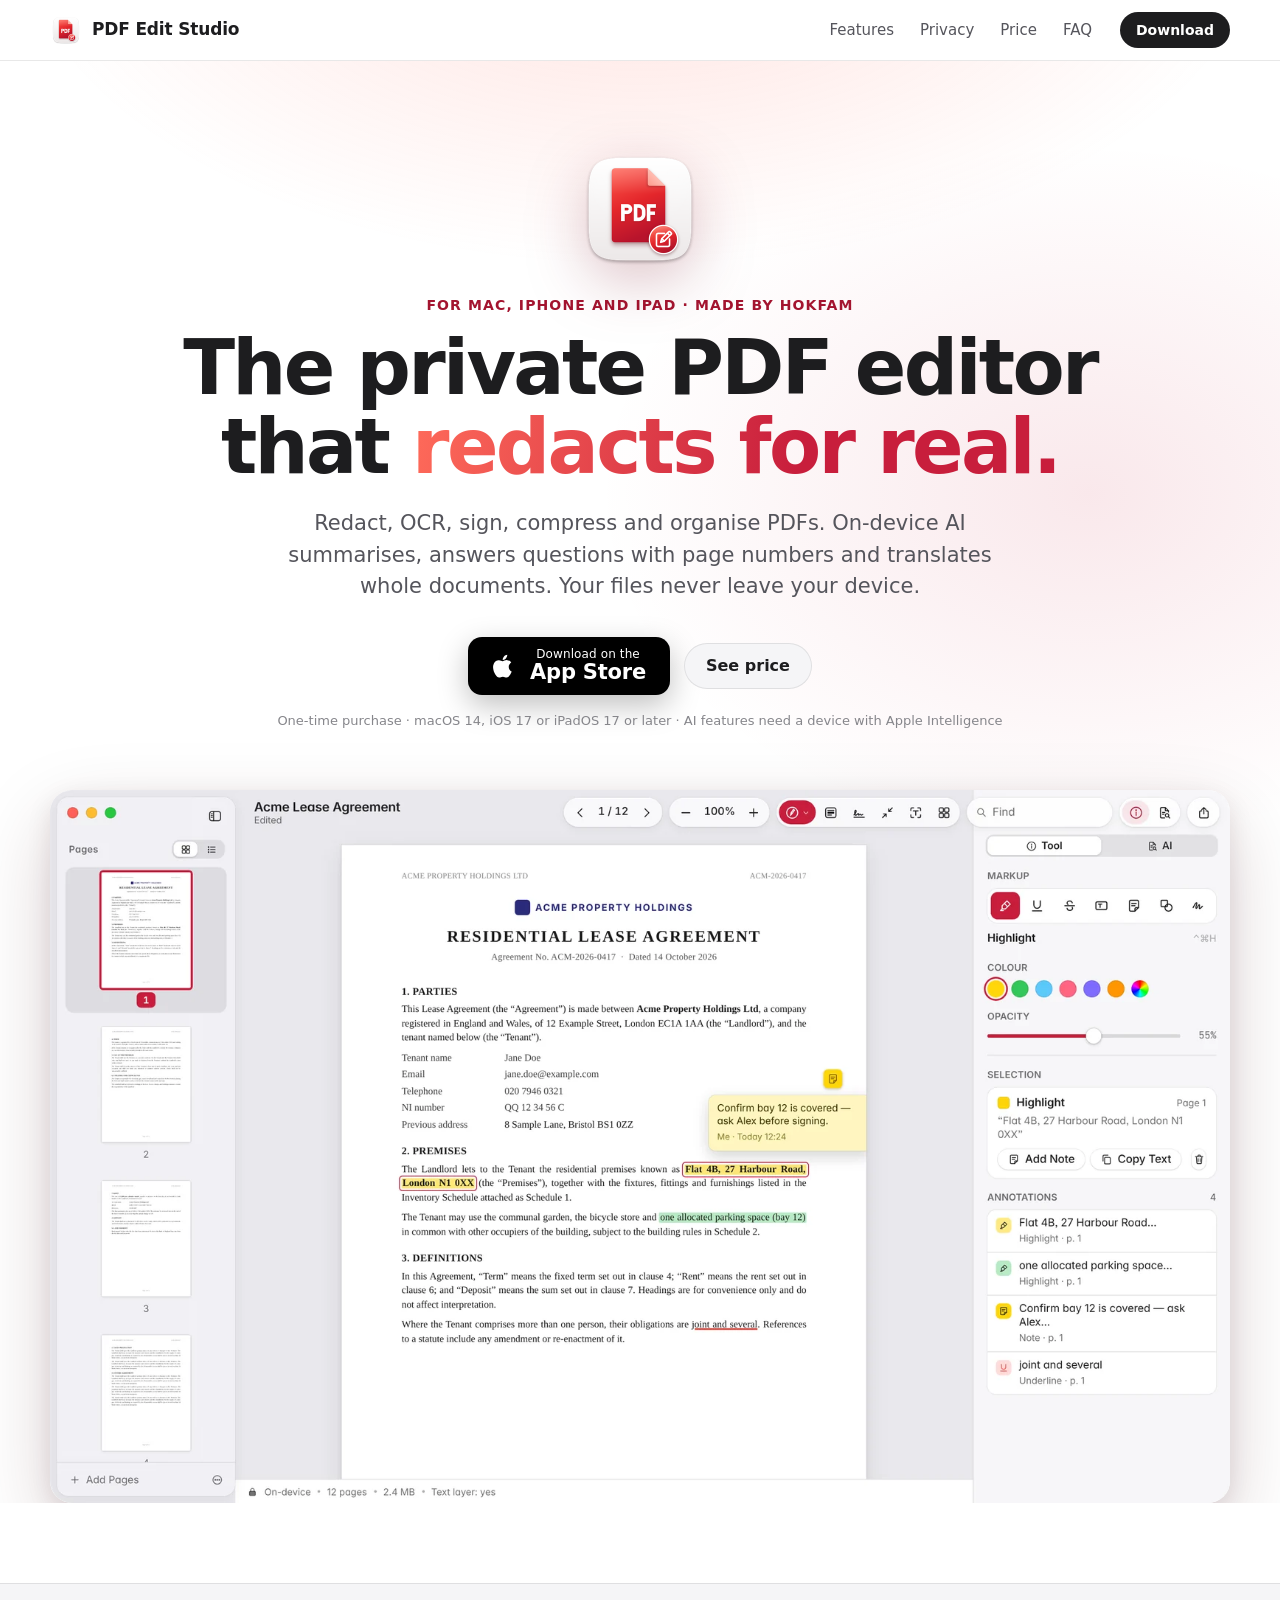
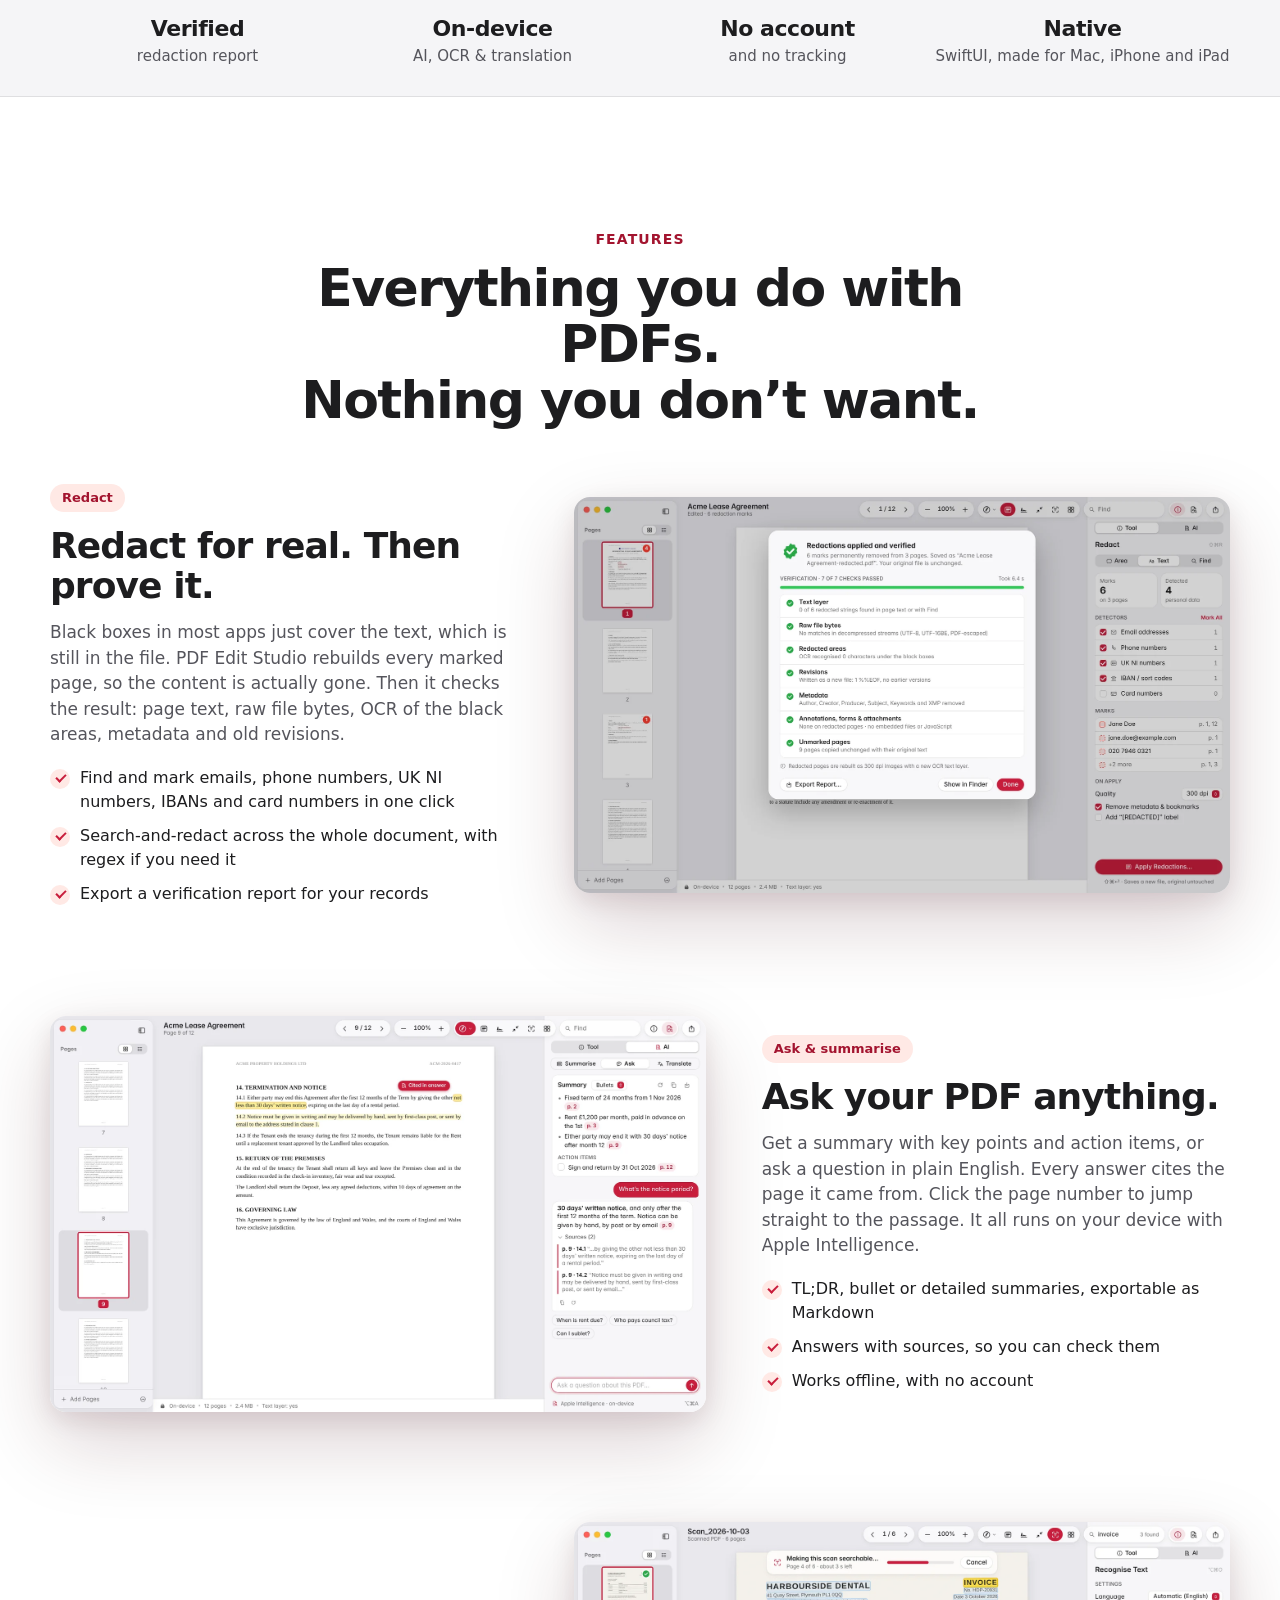
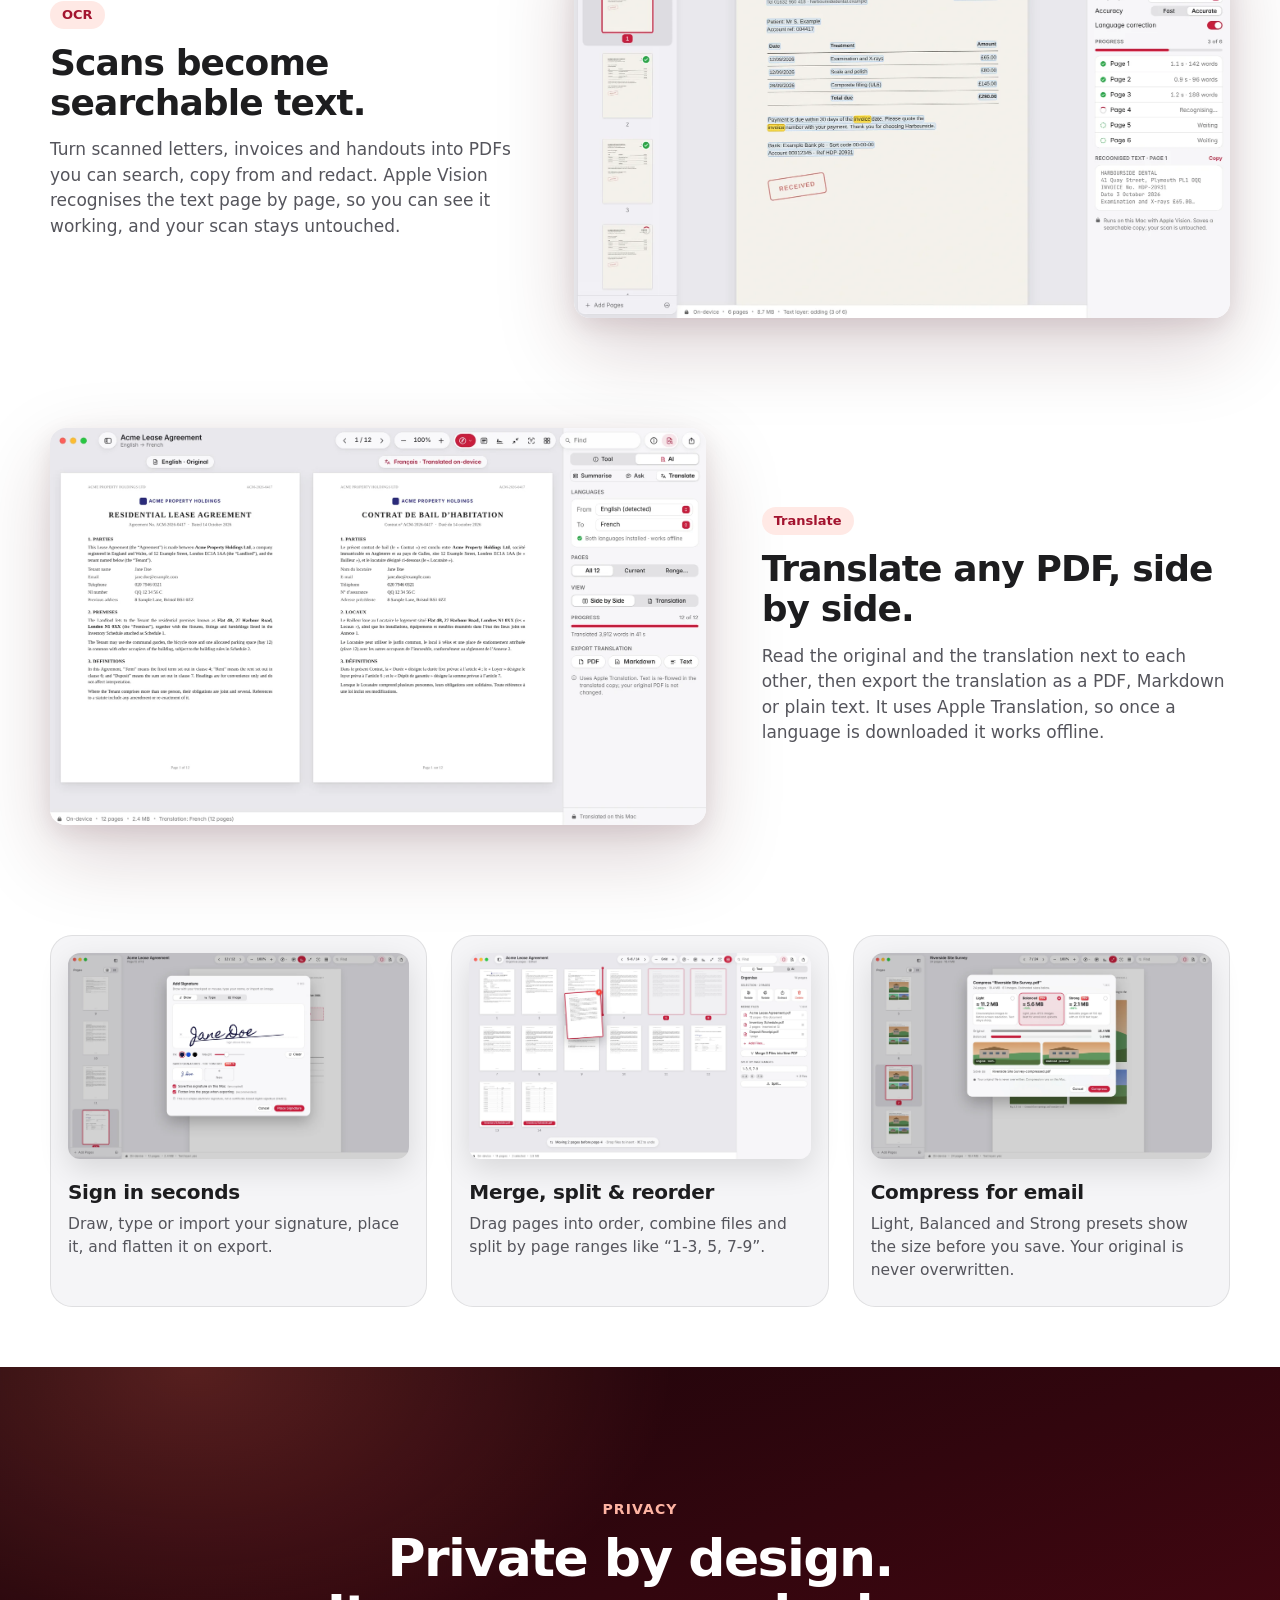
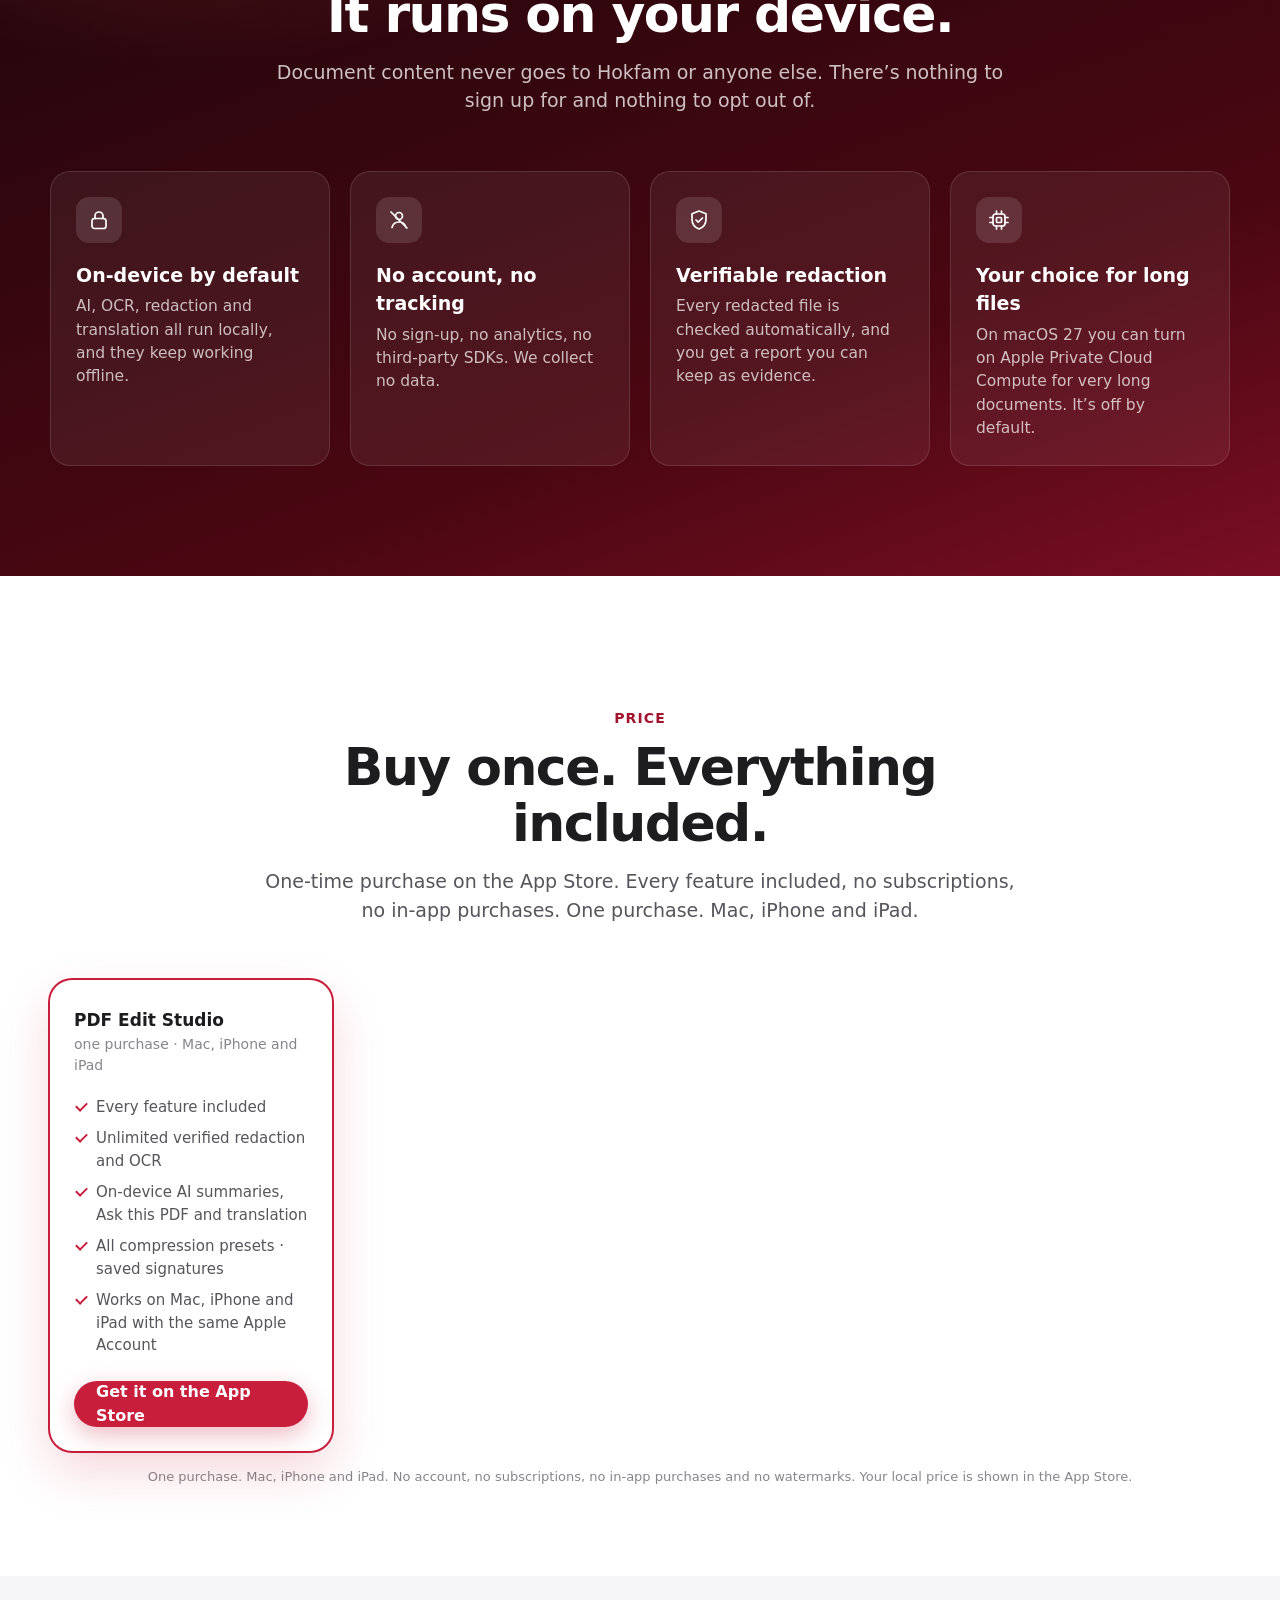
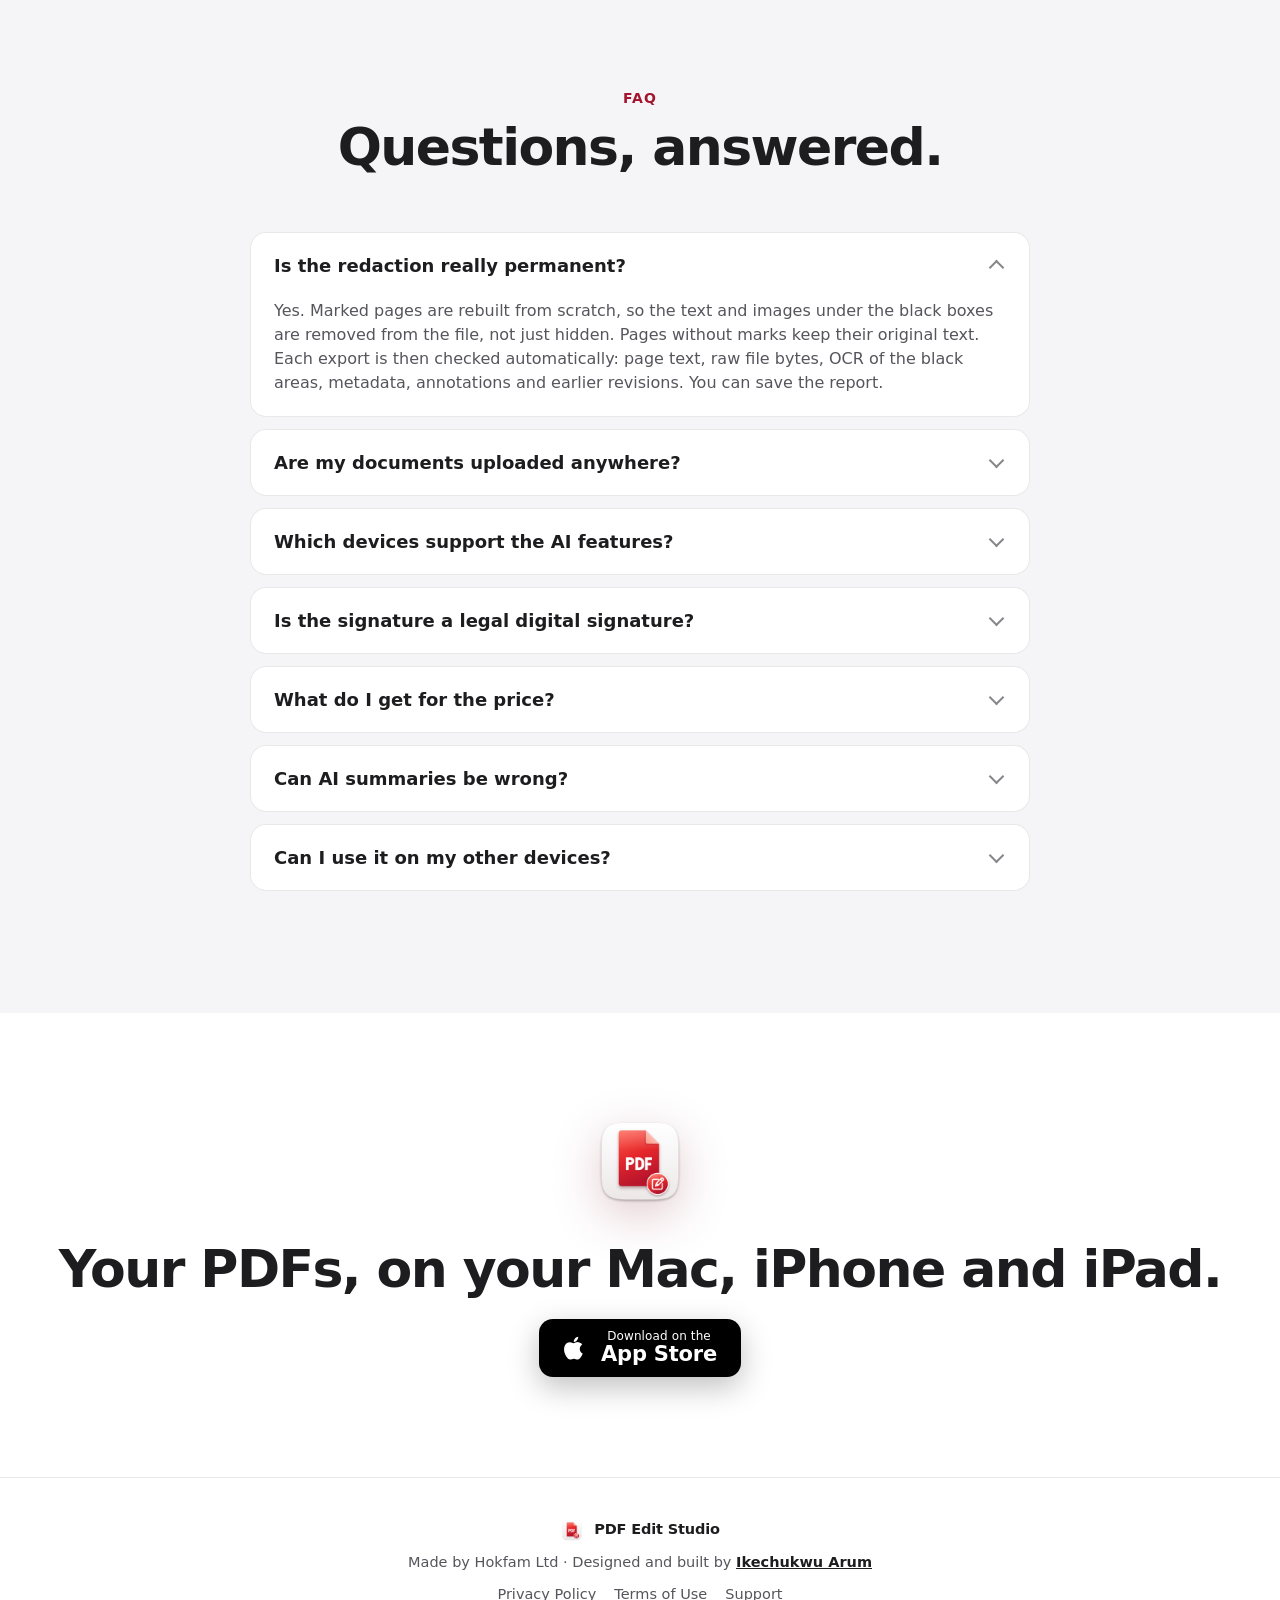
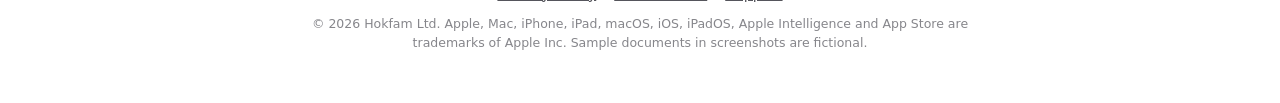
<file: index.html>
<!doctype html>
<html lang="en">
<head>
<meta charset="utf-8">
<meta name="viewport" content="width=device-width, initial-scale=1">
<title>PDF Edit Studio: the private PDF editor for Mac, iPhone and iPad that redacts for real</title>
<link rel="canonical" href="https://pdf-edit-studio.github.io/pdfeditor/">
<meta name="description" content="Redact, OCR, sign, compress, merge and organise PDFs on your Mac, iPhone and iPad. On-device AI summarises, answers questions with page numbers and translates. No account. No tracking. Made by Hokfam Ltd.">
<meta name="theme-color" content="#C81E3C">
<meta property="og:type" content="website">
<meta property="og:url" content="https://pdf-edit-studio.github.io/pdfeditor/">
<meta property="og:site_name" content="PDF Edit Studio">
<meta property="og:title" content="PDF Edit Studio: the private PDF editor that redacts for real">
<meta property="og:description" content="Verified redaction, OCR, signatures, compression and on-device AI for Mac, iPhone and iPad. Your PDFs never leave your device.">
<meta property="og:image" content="https://pdf-edit-studio.github.io/pdfeditor/assets/og-image.png">
<meta property="og:image:width" content="1200"><meta property="og:image:height" content="630">
<meta name="twitter:card" content="summary_large_image">
<meta name="twitter:title" content="PDF Edit Studio: the private PDF editor that redacts for real">
<meta name="twitter:description" content="Verified redaction, OCR, signatures, compression and on-device AI for Mac, iPhone and iPad.">
<meta name="twitter:image" content="https://pdf-edit-studio.github.io/pdfeditor/assets/og-image.png">
<link rel="icon" type="image/png" sizes="32x32" href="assets/icon-32.png">
<link rel="icon" type="image/png" sizes="64x64" href="assets/icon-64.png">
<link rel="apple-touch-icon" href="assets/icon-180.png">
<link rel="stylesheet" href="styles.css">
<script type="application/ld+json">{"@context":"https://schema.org","@type":"SoftwareApplication","name":"PDF Edit Studio","url":"https://pdf-edit-studio.github.io/pdfeditor/","operatingSystem":"macOS 14, iOS 17, iPadOS 17 or later","applicationCategory":"BusinessApplication","offers":{"@type":"Offer","name":"One-time purchase (Mac, iPhone and iPad)"},"publisher":{"@type":"Organization","name":"Hokfam Ltd"}}</script>
</head>
<body>
<a class="skip" href="#main">Skip to content</a>
<header class="nav">
  <div class="wrap nav-in">
    <a class="brand" href="#top"><img src="assets/icon-64.png" alt="" width="32" height="32"><span>PDF Edit Studio</span></a>
    <nav aria-label="Primary"><a href="#features">Features</a><a href="#privacy">Privacy</a><a href="#pricing">Price</a><a href="#faq">FAQ</a></nav>
    <a class="btn btn-sm btn-dark" href="#">Download</a>
  </div>
</header>

<main id="main">
<section class="hero" id="top">
  <div class="wrap hero-in">
    <img class="hero-icon" src="assets/icon-256.png" alt="PDF Edit Studio app icon" width="128" height="128">
    <p class="eyebrow">For Mac, iPhone and iPad · Made by Hokfam</p>
    <h1>The private PDF editor<br>that <span class="grad">redacts for real.</span></h1>
    <p class="lead">Redact, OCR, sign, compress and organise PDFs. On-device AI summarises, answers questions with page numbers and translates whole documents. Your files never leave your device.</p>
    <div class="cta-row">
      <!-- Replace with Apple's official "Download on the App Store" badge (Apple Marketing Resources) before launch -->
      <a class="appstore" href="#" aria-label="Download on the App Store">
        <svg viewBox="0 0 24 24" aria-hidden="true"><path d="M16.6 12.6c0-2.3 1.9-3.4 2-3.5-1.1-1.6-2.8-1.8-3.4-1.8-1.4-.1-2.8.9-3.5.9-.7 0-1.9-.9-3.1-.8-1.6 0-3 .9-3.8 2.3-1.6 2.8-.4 7 1.2 9.2.8 1.1 1.7 2.3 2.9 2.3 1.1 0 1.6-.7 3-.7s1.8.7 3 .7 2-1.1 2.8-2.2c.9-1.3 1.2-2.5 1.3-2.6-.1 0-2.4-.9-2.4-3.8zM14.4 5.8c.6-.8 1.1-1.8 1-2.8-.9 0-2 .6-2.6 1.4-.6.7-1.1 1.7-1 2.7 1 .1 2-.5 2.6-1.3z"/></svg>
        <span><small>Download on the</small>App Store</span>
      </a>
      <a class="btn btn-ghost" href="#pricing">See price</a>
    </div>
    <p class="fine">One-time purchase · macOS 14, iOS 17 or iPadOS 17 or later · AI features need a device with Apple Intelligence</p>
  </div>
  <div class="wrap shot-hero">
    <picture>
      <source srcset="assets/01-main-editor-dark.webp" media="(prefers-color-scheme: dark)">
      <img src="assets/01-main-editor-light.webp" alt="PDF Edit Studio editor window showing a lease agreement with page thumbnails, highlights and the markup inspector" width="1600" height="967">
    </picture>
  </div>
</section>

<section class="strip" aria-label="Highlights">
  <div class="wrap strip-in">
    <div><strong>Verified</strong><span>redaction report</span></div>
    <div><strong>On-device</strong><span>AI, OCR &amp; translation</span></div>
    <div><strong>No account</strong><span>and no tracking</span></div>
    <div><strong>Native</strong><span>SwiftUI, made for Mac, iPhone and iPad</span></div>
  </div>
</section>

<section id="features" class="features">
  <div class="wrap">
    <div class="sec-head"><p class="eyebrow">Features</p><h2>Everything you do with PDFs.<br>Nothing you don’t want.</h2></div>

    <article class="feat">
      <div class="feat-copy">
        <span class="tag">Redact</span>
        <h3>Redact for real. Then prove it.</h3>
        <p>Black boxes in most apps just cover the text, which is still in the file. PDF Edit Studio rebuilds every marked page, so the content is actually gone. Then it checks the result: page text, raw file bytes, OCR of the black areas, metadata and old revisions.</p>
        <ul class="ticks"><li>Find and mark emails, phone numbers, UK NI numbers, IBANs and card numbers in one click</li><li>Search-and-redact across the whole document, with regex if you need it</li><li>Export a verification report for your records</li></ul>
      </div>
      <figure class="feat-shot"><picture><source srcset="assets/02-redaction-dark.webp" media="(prefers-color-scheme: dark)"><img src="assets/02-redaction-light.webp" alt="Redaction verified sheet listing seven passed checks" loading="lazy" width="1600" height="967"></picture></figure>
    </article>

    <article class="feat rev">
      <div class="feat-copy">
        <span class="tag">Ask &amp; summarise</span>
        <h3>Ask your PDF anything.</h3>
        <p>Get a summary with key points and action items, or ask a question in plain English. Every answer cites the page it came from. Click the page number to jump straight to the passage. It all runs on your device with Apple Intelligence.</p>
        <ul class="ticks"><li>TL;DR, bullet or detailed summaries, exportable as Markdown</li><li>Answers with sources, so you can check them</li><li>Works offline, with no account</li></ul>
      </div>
      <figure class="feat-shot"><picture><source srcset="assets/03-ai-panel-dark.webp" media="(prefers-color-scheme: dark)"><img src="assets/03-ai-panel-light.webp" alt="AI panel with a summary and an answer citing page 9" loading="lazy" width="1600" height="967"></picture></figure>
    </article>

    <article class="feat">
      <div class="feat-copy">
        <span class="tag">OCR</span>
        <h3>Scans become searchable text.</h3>
        <p>Turn scanned letters, invoices and handouts into PDFs you can search, copy from and redact. Apple Vision recognises the text page by page, so you can see it working, and your scan stays untouched.</p>
      </div>
      <figure class="feat-shot"><picture><source srcset="assets/05-ocr-dark.webp" media="(prefers-color-scheme: dark)"><img src="assets/05-ocr-light.webp" alt="OCR in progress on a scanned invoice with search matches highlighted" loading="lazy" width="1600" height="967"></picture></figure>
    </article>

    <article class="feat rev">
      <div class="feat-copy">
        <span class="tag">Translate</span>
        <h3>Translate any PDF, side by side.</h3>
        <p>Read the original and the translation next to each other, then export the translation as a PDF, Markdown or plain text. It uses Apple Translation, so once a language is downloaded it works offline.</p>
      </div>
      <figure class="feat-shot"><picture><source srcset="assets/04-translate-dark.webp" media="(prefers-color-scheme: dark)"><img src="assets/04-translate-light.webp" alt="English lease and its French translation side by side" loading="lazy" width="1600" height="967"></picture></figure>
    </article>

    <div class="grid3">
      <div class="card"><picture><source srcset="assets/06-sign-dark.webp" media="(prefers-color-scheme: dark)"><img src="assets/06-sign-light.webp" alt="Add Signature sheet with a drawn signature" loading="lazy"></picture><h4>Sign in seconds</h4><p>Draw, type or import your signature, place it, and flatten it on export.</p></div>
      <div class="card"><picture><source srcset="assets/07-organise-dark.webp" media="(prefers-color-scheme: dark)"><img src="assets/07-organise-light.webp" alt="Page grid with pages being reordered" loading="lazy"></picture><h4>Merge, split &amp; reorder</h4><p>Drag pages into order, combine files and split by page ranges like “1-3, 5, 7-9”.</p></div>
      <div class="card"><picture><source srcset="assets/08-compress-dark.webp" media="(prefers-color-scheme: dark)"><img src="assets/08-compress-light.webp" alt="Compress sheet with Light, Balanced and Strong presets" loading="lazy"></picture><h4>Compress for email</h4><p>Light, Balanced and Strong presets show the size before you save. Your original is never overwritten.</p></div>
    </div>
  </div>
</section>

<section id="privacy" class="privacy">
  <div class="wrap">
    <div class="sec-head"><p class="eyebrow light">Privacy</p><h2>Private by design.<br>It runs on your device.</h2>
      <p class="sub">Document content never goes to Hokfam or anyone else. There’s nothing to sign up for and nothing to opt out of.</p></div>
    <div class="pgrid">
      <div class="pcard"><div class="pi"><svg viewBox="0 0 24 24"><rect x="5" y="10.5" width="14" height="10" rx="2.5"/><path d="M8 10.5V8a4 4 0 0 1 8 0v2.5"/></svg></div><h4>On-device by default</h4><p>AI, OCR, redaction and translation all run locally, and they keep working offline.</p></div>
      <div class="pcard"><div class="pi"><svg viewBox="0 0 24 24"><circle cx="12" cy="8" r="3.5"/><path d="M5 19.5c.8-3.3 3.6-5.5 7-5.5s6.2 2.2 7 5.5M4 4l16 16"/></svg></div><h4>No account, no tracking</h4><p>No sign-up, no analytics, no third-party SDKs. We collect no data.</p></div>
      <div class="pcard"><div class="pi"><svg viewBox="0 0 24 24"><path d="M12 3 5 5.8v5.5c0 4.4 3 8.2 7 9.7 4-1.5 7-5.3 7-9.7V5.8L12 3z"/><path d="m9 12 2.2 2.2L15.5 10"/></svg></div><h4>Verifiable redaction</h4><p>Every redacted file is checked automatically, and you get a report you can keep as evidence.</p></div>
      <div class="pcard"><div class="pi"><svg viewBox="0 0 24 24"><rect x="6" y="6" width="12" height="12" rx="2.5"/><rect x="9.5" y="9.5" width="5" height="5" rx="1"/><path d="M9.5 3v3M14.5 3v3M9.5 18v3M14.5 18v3M3 9.5h3M3 14.5h3M18 9.5h3M18 14.5h3"/></svg></div><h4>Your choice for long files</h4><p>On macOS 27 you can turn on Apple Private Cloud Compute for very long documents. It’s off by default.</p></div>
    </div>
  </div>
</section>

<section id="pricing" class="pricing">
  <div class="wrap">
    <div class="sec-head"><p class="eyebrow">Price</p><h2>Buy once. Everything included.</h2><p class="sub">One-time purchase on the App Store. Every feature included, no subscriptions, no in-app purchases. One purchase. Mac, iPhone and iPad.</p></div>
    <div class="plans">
      <div class="plan best">
        <h4>PDF Edit Studio</h4>
        <!-- TODO: add the App Store price here once it is set in App Store Connect (e.g. <div class="price">…</div>). -->
        <div class="per">one purchase · Mac, iPhone and iPad</div>
        <ul><li>Every feature included</li><li>Unlimited verified redaction and OCR</li><li>On-device AI summaries, Ask this PDF and translation</li><li>All compression presets · saved signatures</li><li>Works on Mac, iPhone and iPad with the same Apple Account</li></ul>
        <!-- TODO: set href to the App Store link. -->
        <a class="btn btn-primary block" href="#">Get it on the App Store</a>
      </div>
    </div>
    <p class="fine center">One purchase. Mac, iPhone and iPad. No account, no subscriptions, no in-app purchases and no watermarks. Your local price is shown in the App Store.</p>
  </div>
</section>

<section id="faq" class="faq">
  <div class="wrap narrow">
    <div class="sec-head"><p class="eyebrow">FAQ</p><h2>Questions, answered.</h2></div>
    <details open><summary>Is the redaction really permanent?</summary><p>Yes. Marked pages are rebuilt from scratch, so the text and images under the black boxes are removed from the file, not just hidden. Pages without marks keep their original text. Each export is then checked automatically: page text, raw file bytes, OCR of the black areas, metadata, annotations and earlier revisions. You can save the report.</p></details>
    <details><summary>Are my documents uploaded anywhere?</summary><p>No. AI, OCR, redaction and translation run on your device. The app has no account and no analytics. The only optional exception is Apple Private Cloud Compute for very long documents on macOS 27. It’s off unless you turn it on, and Apple states that this data isn’t stored or accessible to Apple.</p></details>
    <details><summary>Which devices support the AI features?</summary><p>AI summaries and Ask this PDF need macOS 26 or iOS/iPadOS 26 on a device that supports Apple Intelligence, with Apple Intelligence turned on. Translation needs macOS 15 or iOS/iPadOS 18. On other devices the app shows key sentences from the document instead (no AI). Everything else, including redaction, OCR, signing, compression and organising, works on every supported Mac, iPhone and iPad.</p></details>
    <details><summary>Is the signature a legal digital signature?</summary><p>It’s a simple electronic signature: your drawn, typed or imported signature placed on the page. It isn’t a certificate-based digital signature (PAdES). For many everyday agreements a simple electronic signature is enough, but check what your document needs.</p></details>
    <details><summary>What do I get for the price?</summary><p>Everything, on Mac, iPhone and iPad. It’s a one-time purchase with every feature included, no subscriptions, no in-app purchases, no usage limits and no watermarks.</p></details>
    <details><summary>Can AI summaries be wrong?</summary><p>Yes, summaries can contain errors. That’s why every point and answer links to the page it came from, so you can check the source in one click.</p></details>
    <details><summary>Can I use it on my other devices?</summary><p>Yes. One purchase works on Mac, iPhone and iPad. Download it from the App Store on each device with the same Apple Account.</p></details>
  </div>
</section>

<section class="final">
  <div class="wrap final-in">
    <img src="assets/icon-256.png" alt="" width="96" height="96">
    <h2>Your PDFs, on your Mac, iPhone and iPad.</h2>
    <a class="appstore" href="#" aria-label="Download on the App Store"><svg viewBox="0 0 24 24" aria-hidden="true"><path d="M16.6 12.6c0-2.3 1.9-3.4 2-3.5-1.1-1.6-2.8-1.8-3.4-1.8-1.4-.1-2.8.9-3.5.9-.7 0-1.9-.9-3.1-.8-1.6 0-3 .9-3.8 2.3-1.6 2.8-.4 7 1.2 9.2.8 1.1 1.7 2.3 2.9 2.3 1.1 0 1.6-.7 3-.7s1.8.7 3 .7 2-1.1 2.8-2.2c.9-1.3 1.2-2.5 1.3-2.6-.1 0-2.4-.9-2.4-3.8zM14.4 5.8c.6-.8 1.1-1.8 1-2.8-.9 0-2 .6-2.6 1.4-.6.7-1.1 1.7-1 2.7 1 .1 2-.5 2.6-1.3z"/></svg><span><small>Download on the</small>App Store</span></a>
  </div>
</section>
</main>

<footer class="foot">
  <div class="wrap foot-in">
    <div class="brand"><img src="assets/icon-64.png" alt="" width="24" height="24"><span>PDF Edit Studio</span></div>
    <p>Made by Hokfam Ltd · Designed and built by <a href="https://ikarum.vercel.app" rel="noopener">Ikechukwu Arum</a></p>
    <p class="links"><a href="privacy.html">Privacy Policy</a><a href="https://www.apple.com/legal/internet-services/itunes/dev/stdeula/" rel="noopener">Terms of Use</a><a href="support.html">Support</a></p>
    <p class="legal">© 2026 Hokfam Ltd. Apple, Mac, iPhone, iPad, macOS, iOS, iPadOS, Apple Intelligence and App Store are trademarks of Apple Inc. Sample documents in screenshots are fictional.</p>
  </div>
</footer>
</body>
</html>
</file>
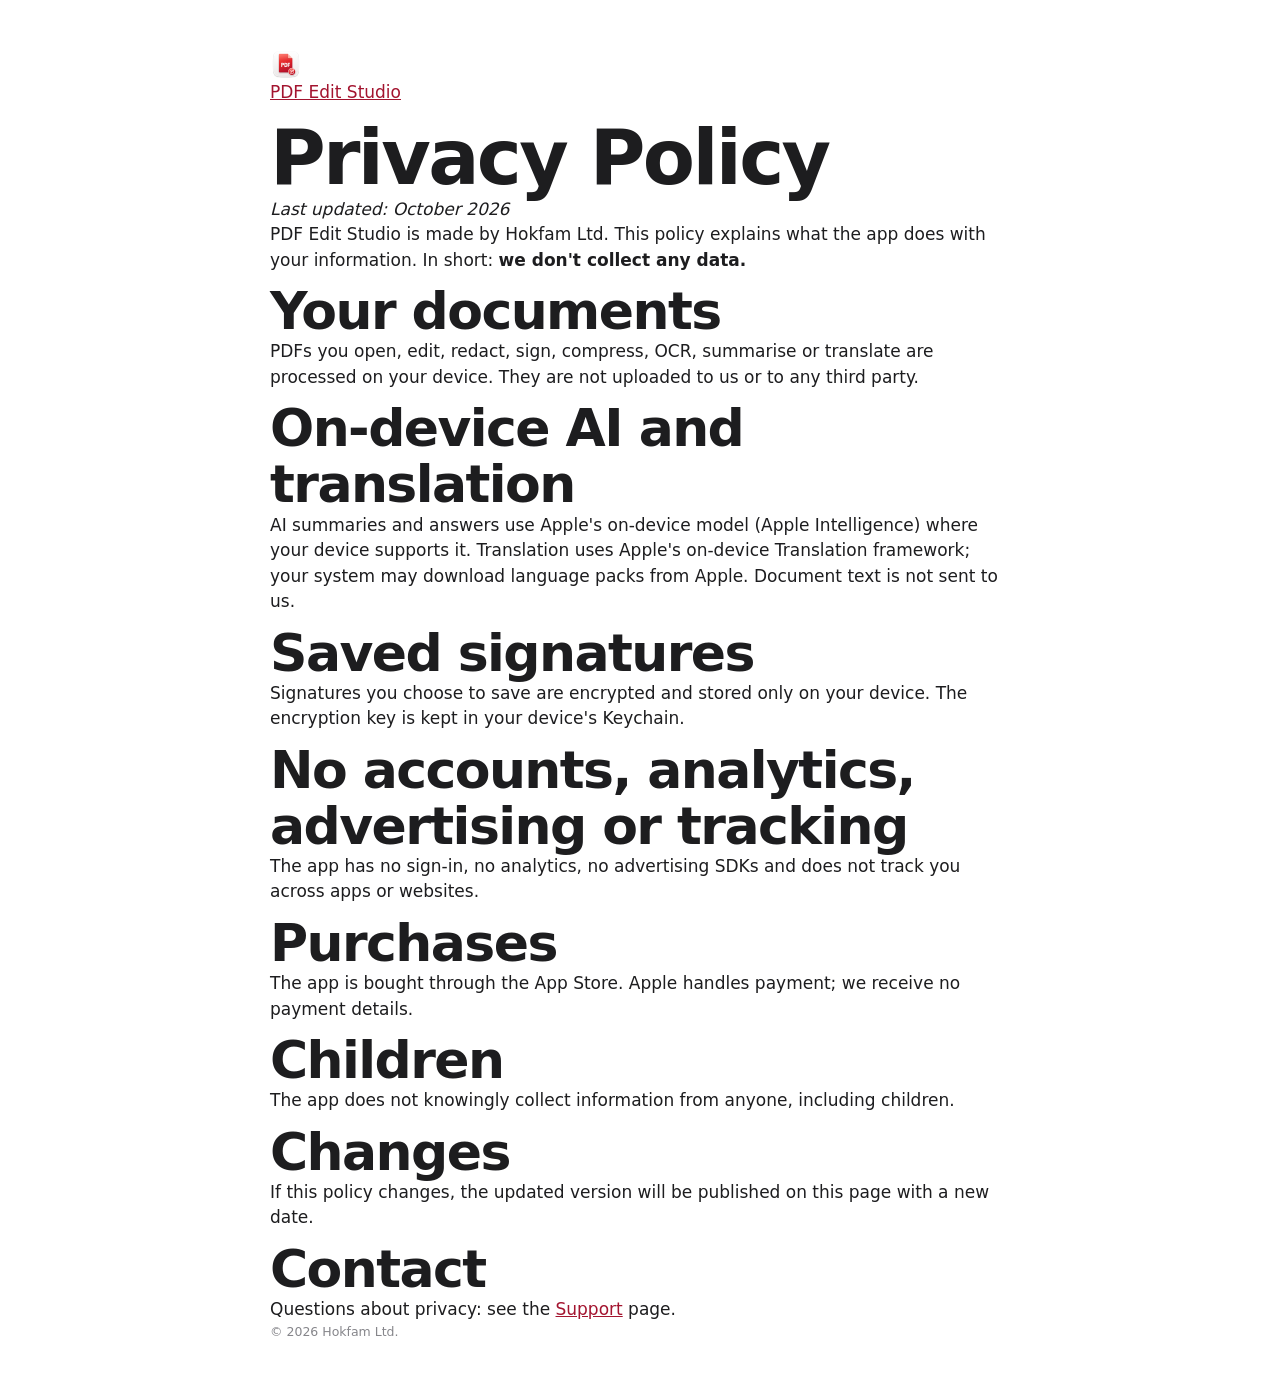
<file: privacy.html>
<!doctype html>
<html lang="en">
<head>
<meta charset="utf-8">
<meta name="viewport" content="width=device-width, initial-scale=1">
<title>Privacy Policy · PDF Edit Studio</title>
<link rel="canonical" href="https://pdf-edit-studio.github.io/pdfeditor/privacy.html">
<link rel="icon" type="image/png" sizes="32x32" href="assets/icon-32.png">
<link rel="stylesheet" href="styles.css">
</head>
<body>
<main id="main" class="wrap narrow" style="padding:48px 20px">
<p><a href="index.html"><img src="assets/icon-64.png" alt="" width="32" height="32" style="vertical-align:middle"> PDF Edit Studio</a></p>
<h1>Privacy Policy</h1>
<p><em>Last updated: October 2026</em></p>
<p>PDF Edit Studio is made by Hokfam Ltd. This policy explains what the app does with your information. In short: <strong>we don't collect any data.</strong></p>
<h2>Your documents</h2>
<p>PDFs you open, edit, redact, sign, compress, OCR, summarise or translate are processed on your device. They are not uploaded to us or to any third party.</p>
<h2>On-device AI and translation</h2>
<p>AI summaries and answers use Apple's on-device model (Apple Intelligence) where your device supports it. Translation uses Apple's on-device Translation framework; your system may download language packs from Apple. Document text is not sent to us.</p>
<h2>Saved signatures</h2>
<p>Signatures you choose to save are encrypted and stored only on your device. The encryption key is kept in your device's Keychain.</p>
<h2>No accounts, analytics, advertising or tracking</h2>
<p>The app has no sign-in, no analytics, no advertising SDKs and does not track you across apps or websites.</p>
<h2>Purchases</h2>
<p>The app is bought through the App Store. Apple handles payment; we receive no payment details.</p>
<h2>Children</h2>
<p>The app does not knowingly collect information from anyone, including children.</p>
<h2>Changes</h2>
<p>If this policy changes, the updated version will be published on this page with a new date.</p>
<h2>Contact</h2>
<p>Questions about privacy: see the <a href="support.html">Support</a> page.</p>
<p class="legal">© 2026 Hokfam Ltd.</p>
</main>
</body>
</html>
</file>
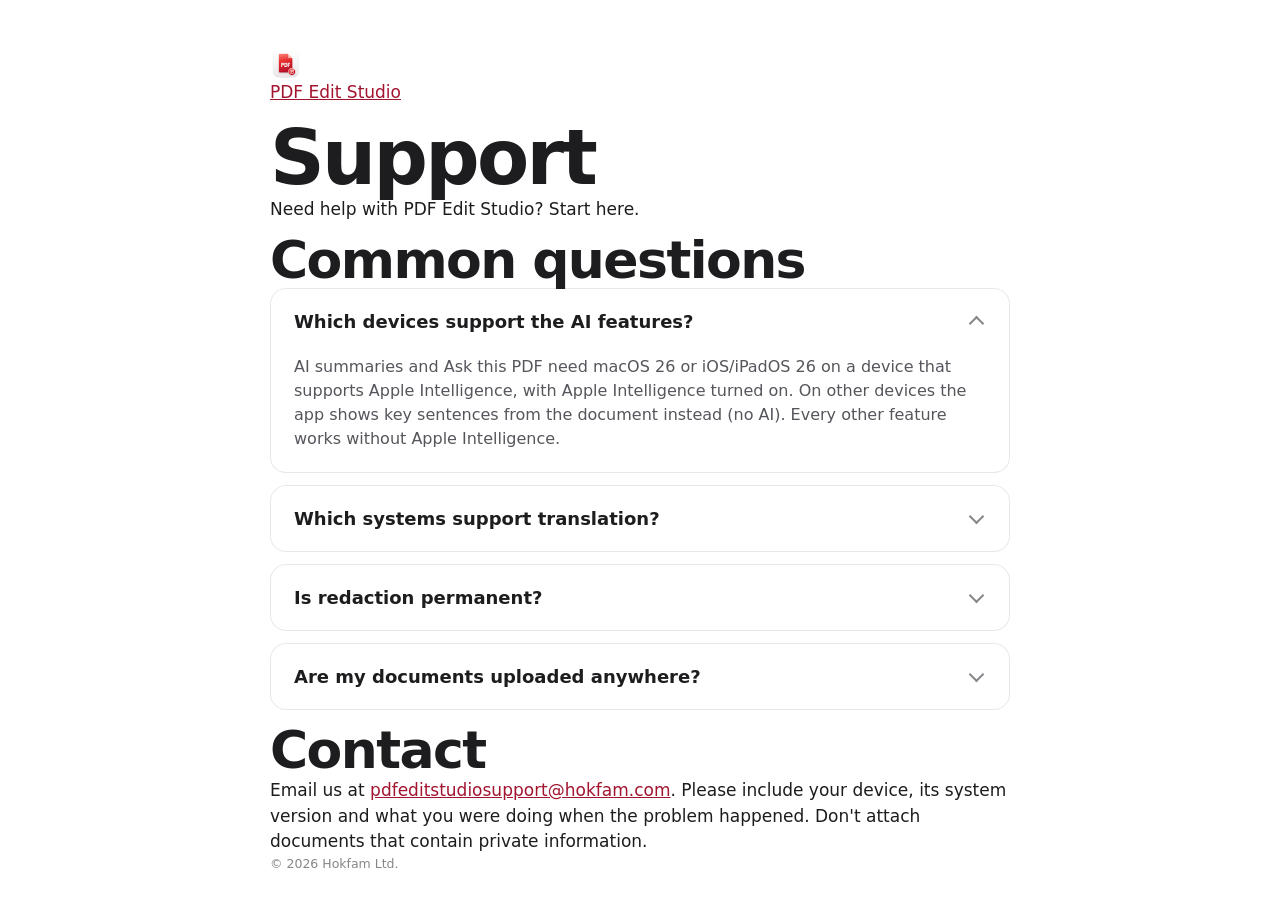
<file: support.html>
<!doctype html>
<html lang="en">
<head>
<meta charset="utf-8">
<meta name="viewport" content="width=device-width, initial-scale=1">
<title>Support · PDF Edit Studio</title>
<link rel="canonical" href="https://pdf-edit-studio.github.io/pdfeditor/support.html">
<link rel="icon" type="image/png" sizes="32x32" href="assets/icon-32.png">
<link rel="stylesheet" href="styles.css">
</head>
<body>
<main id="main" class="wrap narrow" style="padding:48px 20px">
<p><a href="index.html"><img src="assets/icon-64.png" alt="" width="32" height="32" style="vertical-align:middle"> PDF Edit Studio</a></p>
<h1>Support</h1>
<p>Need help with PDF Edit Studio? Start here.</p>
<h2>Common questions</h2>
<details open><summary>Which devices support the AI features?</summary><p>AI summaries and Ask this PDF need macOS 26 or iOS/iPadOS 26 on a device that supports Apple Intelligence, with Apple Intelligence turned on. On other devices the app shows key sentences from the document instead (no AI). Every other feature works without Apple Intelligence.</p></details>
<details><summary>Which systems support translation?</summary><p>On-device translation needs macOS 15 or iOS/iPadOS 18 or later. Your system may ask to download a language the first time.</p></details>
<details><summary>Is redaction permanent?</summary><p>Yes. Marked pages are rebuilt so the content under the black boxes is removed from the file, and each export is checked automatically.</p></details>
<details><summary>Are my documents uploaded anywhere?</summary><p>No. Everything runs on your device. See the <a href="privacy.html">Privacy Policy</a>.</p></details>
<h2>Contact</h2>
<p>Email us at <a href="mailto:pdfeditstudiosupport@hokfam.com">pdfeditstudiosupport@hokfam.com</a>. Please include your device, its system version and what you were doing when the problem happened. Don't attach documents that contain private information.</p>
<p class="legal">© 2026 Hokfam Ltd.</p>
</main>
</body>
</html>
</file>
<file: styles.css>
/* PDF Edit Studio landing — Hokfam Ltd */
:root{
  --accent:#C81E3C;--accent-2:#FF6B5A;--accent-ink:#A3142F;--accent-soft:#FFE9E5;
  --ink:#1D1D1F;--ink-2:#55555C;--ink-3:#86868B;--bg:#FFFFFF;--bg-2:#F5F5F7;--line:rgba(0,0,0,.09);--card:#FFFFFF;
  --deep:#1A050A;--deep-2:#4A0712;
  --radius:22px;--shadow:0 30px 80px rgba(60,0,15,.18),0 8px 24px rgba(60,0,15,.10);
  --font:-apple-system,BlinkMacSystemFont,"SF Pro Display","SF Pro Text","Inter","Segoe UI",system-ui,sans-serif;
  color-scheme:light dark;
}
@media (prefers-color-scheme:dark){
  :root{--accent:#F0505E;--accent-ink:#FF8A93;--accent-soft:rgba(240,80,94,.14);--ink:#F5F5F7;--ink-2:#B4B4BA;--ink-3:#8A8A90;--bg:#0E0E10;--bg-2:#161618;--line:rgba(255,255,255,.10);--card:#1B1B1E;--shadow:0 30px 80px rgba(0,0,0,.6),0 8px 24px rgba(0,0,0,.4)}
}
*{box-sizing:border-box;margin:0;padding:0}
html{scroll-behavior:smooth;-webkit-text-size-adjust:100%}
body{font-family:var(--font);color:var(--ink);background:var(--bg);line-height:1.5;-webkit-font-smoothing:antialiased;font-size:17px}
img{max-width:100%;height:auto;display:block}
a{color:var(--accent-ink)}
.wrap{width:min(1180px,100% - 48px);margin-inline:auto}
.narrow{width:min(780px,100% - 48px)}
.skip{position:absolute;left:-999px}.skip:focus{left:12px;top:12px;background:#fff;padding:8px 12px;border-radius:8px;z-index:99}
:focus-visible{outline:3px solid var(--accent);outline-offset:3px;border-radius:6px}

/* nav */
.nav{position:sticky;top:0;z-index:50;backdrop-filter:saturate(180%) blur(20px);-webkit-backdrop-filter:saturate(180%) blur(20px);background:color-mix(in srgb,var(--bg) 78%,transparent);border-bottom:1px solid var(--line)}
.nav-in{display:flex;align-items:center;gap:28px;height:60px}
.brand{display:flex;align-items:center;gap:10px;font-weight:700;color:var(--ink);text-decoration:none;letter-spacing:-.01em}
.nav nav{display:flex;gap:26px;margin-left:auto}
.nav nav a{color:var(--ink-2);text-decoration:none;font-size:15px;font-weight:500}.nav nav a:hover{color:var(--ink)}

/* buttons */
.btn{display:inline-flex;align-items:center;justify-content:center;gap:8px;height:46px;padding:0 22px;border-radius:23px;font-weight:600;font-size:16px;text-decoration:none;transition:transform .15s,background .15s}
.btn:hover{transform:translateY(-1px)}
.btn-sm{height:36px;padding:0 16px;font-size:14px}
.btn-dark{background:var(--ink);color:var(--bg)}
.btn-primary{background:var(--accent);color:#fff;box-shadow:0 8px 24px rgba(200,30,60,.3)}
.btn-ghost{background:var(--bg-2);color:var(--ink);box-shadow:inset 0 0 0 1px var(--line)}
.block{width:100%}
.appstore{display:inline-flex;align-items:center;gap:12px;height:58px;padding:0 24px 0 20px;border-radius:14px;background:#000;color:#fff;text-decoration:none;box-shadow:0 10px 30px rgba(0,0,0,.25);transition:transform .15s}
@media (prefers-color-scheme:dark){.appstore{box-shadow:0 0 0 1px rgba(255,255,255,.25)}}
.appstore:hover{transform:translateY(-1px)}
.appstore svg{width:30px;height:30px;fill:#fff}
.appstore span{display:flex;flex-direction:column;font-size:21px;font-weight:600;line-height:1.05;letter-spacing:-.01em}
.appstore small{font-size:12px;font-weight:500;letter-spacing:.01em}

/* hero */
.hero{position:relative;padding:84px 0 0;overflow:hidden;background:radial-gradient(900px 500px at 50% -10%,rgba(255,107,90,.20),transparent 70%),radial-gradient(700px 500px at 85% 30%,rgba(200,30,60,.10),transparent 70%)}
.hero-in{text-align:center;display:flex;flex-direction:column;align-items:center}
.hero-icon{width:128px;height:128px;filter:drop-shadow(0 18px 30px rgba(120,10,30,.25))}
.eyebrow{font-size:14px;font-weight:700;letter-spacing:.08em;text-transform:uppercase;color:var(--accent-ink);margin-top:22px}
.eyebrow.light{color:#FFB4A3}
h1{font-size:clamp(40px,6.4vw,76px);line-height:1.04;letter-spacing:-.035em;font-weight:800;margin-top:12px}
.grad{background:linear-gradient(100deg,var(--accent-2),var(--accent) 60%);-webkit-background-clip:text;background-clip:text;color:transparent}
.lead{max-width:720px;font-size:clamp(18px,2vw,21px);color:var(--ink-2);margin-top:22px;line-height:1.5}
.cta-row{display:flex;gap:14px;align-items:center;margin-top:34px;flex-wrap:wrap;justify-content:center}
.fine{font-size:13px;color:var(--ink-3);margin-top:16px}
.center{text-align:center}
.shot-hero{margin-top:60px;position:relative}
.shot-hero img{border-radius:var(--radius);box-shadow:var(--shadow);margin-inline:auto}

/* strip */
.strip{border-block:1px solid var(--line);margin-top:80px;background:var(--bg-2)}
.strip-in{display:grid;grid-template-columns:repeat(4,1fr);padding:28px 0}
.strip-in div{text-align:center;display:flex;flex-direction:column}
.strip-in strong{font-size:22px;letter-spacing:-.02em}
.strip-in span{color:var(--ink-2);font-size:15px}

/* sections */
section{scroll-margin-top:70px}
.sec-head{text-align:center;max-width:760px;margin:0 auto 56px}
h2{font-size:clamp(32px,4.4vw,52px);line-height:1.08;letter-spacing:-.03em;font-weight:800;margin-top:10px}
.sub{color:var(--ink-2);font-size:19px;margin-top:16px}
.features{padding:110px 0 60px}
.feat{display:grid;grid-template-columns:5fr 7fr;gap:56px;align-items:center;margin-bottom:110px}
.feat.rev{grid-template-columns:7fr 5fr}.feat.rev .feat-copy{order:2}
.tag{display:inline-block;font-size:13px;font-weight:700;color:var(--accent-ink);background:var(--accent-soft);padding:4px 12px;border-radius:999px}
h3{font-size:clamp(26px,3vw,36px);line-height:1.12;letter-spacing:-.025em;margin-top:14px}
.feat-copy p{color:var(--ink-2);margin-top:14px}
.ticks{list-style:none;margin-top:18px;display:flex;flex-direction:column;gap:10px}
.ticks li{position:relative;padding-left:30px;color:var(--ink);font-size:16px}
.ticks li::before{content:"";position:absolute;left:0;top:3px;width:20px;height:20px;border-radius:10px;background:var(--accent-soft)}
.ticks li::after{content:"";position:absolute;left:6px;top:8px;width:8px;height:4px;border:solid var(--accent);border-width:0 0 2px 2px;transform:rotate(-45deg)}
.feat-shot img{border-radius:16px;box-shadow:var(--shadow)}
.grid3{display:grid;grid-template-columns:repeat(3,1fr);gap:24px}
.card{background:var(--bg-2);border-radius:var(--radius);padding:18px 18px 24px;box-shadow:inset 0 0 0 1px var(--line)}
.card img{border-radius:12px;box-shadow:0 10px 30px rgba(0,0,0,.12)}
.card h4{font-size:20px;margin-top:18px;letter-spacing:-.015em}
.card p{color:var(--ink-2);font-size:15.5px;margin-top:6px}

/* privacy */
.privacy{padding:110px 0;background:radial-gradient(800px 500px at 15% 0%,rgba(255,107,90,.25),transparent 60%),linear-gradient(160deg,var(--deep),var(--deep-2) 70%,#7A0E22);color:#fff}
.privacy .sub{color:rgba(255,255,255,.75)}
.pgrid{display:grid;grid-template-columns:repeat(4,1fr);gap:20px}
.pcard{background:rgba(255,255,255,.06);border-radius:20px;padding:26px;box-shadow:inset 0 0 0 1px rgba(255,255,255,.12)}
.pi{width:46px;height:46px;border-radius:13px;background:rgba(255,255,255,.12);display:grid;place-items:center}
.pi svg{width:24px;height:24px;fill:none;stroke:#fff;stroke-width:1.7;stroke-linecap:round;stroke-linejoin:round}
.pcard h4{font-size:19px;margin-top:18px}
.pcard p{color:rgba(255,255,255,.72);font-size:15.5px;margin-top:6px}

/* pricing */
.pricing{padding:110px 0 90px}
.plans{display:grid;grid-template-columns:repeat(4,1fr);gap:18px;align-items:stretch}
.plan{position:relative;background:var(--card);border-radius:var(--radius);padding:28px 24px 24px;box-shadow:inset 0 0 0 1px var(--line);display:flex;flex-direction:column}
.plan.best{box-shadow:0 0 0 2px var(--accent),0 20px 50px rgba(200,30,60,.18)}
.plan .badge{position:absolute;top:-12px;left:24px;background:var(--accent);color:#fff;font-size:12px;font-weight:700;letter-spacing:.04em;text-transform:uppercase;padding:4px 10px;border-radius:999px}
.plan h4{font-size:17px}
.price{font-size:42px;font-weight:800;letter-spacing:-.03em;margin-top:8px;font-variant-numeric:tabular-nums}
.per{color:var(--ink-3);font-size:14px}
.plan ul{list-style:none;margin:20px 0 24px;display:flex;flex-direction:column;gap:9px;flex:1}
.plan li{font-size:15px;color:var(--ink-2);padding-left:22px;position:relative}
.plan li::before{content:"";position:absolute;left:2px;top:6px;width:9px;height:5px;border:solid var(--accent);border-width:0 0 2px 2px;transform:rotate(-45deg)}

/* faq */
.faq{padding:90px 0 110px;background:var(--bg-2)}
details{background:var(--card);border-radius:16px;padding:0 24px;box-shadow:inset 0 0 0 1px var(--line);margin-bottom:12px}
summary{cursor:pointer;list-style:none;font-weight:650;font-size:18px;padding:20px 30px 20px 0;position:relative}
summary::-webkit-details-marker{display:none}
summary::after{content:"";position:absolute;right:4px;top:26px;width:9px;height:9px;border:solid var(--ink-3);border-width:0 2px 2px 0;transform:rotate(45deg);transition:transform .2s}
details[open] summary::after{transform:rotate(-135deg);top:30px}
details p{color:var(--ink-2);padding-bottom:22px;font-size:16px}

/* final + footer */
.final{padding:100px 0;text-align:center}
.final-in{display:flex;flex-direction:column;align-items:center;gap:22px}
.final img{filter:drop-shadow(0 14px 24px rgba(120,10,30,.22))}
.foot{border-top:1px solid var(--line);padding:40px 0 50px;color:var(--ink-2);font-size:14.5px}
.foot-in{display:flex;flex-direction:column;align-items:center;gap:10px;text-align:center}
.foot a{color:var(--ink);font-weight:600}
.links{display:flex;gap:18px}.links a{font-weight:500;color:var(--ink-2)}
.legal{font-size:12.5px;color:var(--ink-3);max-width:720px}

/* responsive */
@media (max-width:980px){
  .feat,.feat.rev{grid-template-columns:1fr;gap:28px;margin-bottom:80px}.feat.rev .feat-copy{order:0}
  .grid3{grid-template-columns:1fr}
  .pgrid,.plans{grid-template-columns:1fr 1fr}
  .strip-in{grid-template-columns:1fr 1fr;gap:20px}
}
@media (max-width:640px){
  body{font-size:16px}
  .nav nav{display:none}.nav .btn{margin-left:auto}
  .hero{padding-top:56px}.hero-icon{width:104px;height:104px}
  .appstore{height:54px}
  .pgrid,.plans{grid-template-columns:1fr}
  .shot-hero{margin-top:40px}.shot-hero img{border-radius:12px}
  .features,.privacy,.pricing{padding:80px 0}
  .plan.best{margin-top:10px}
}
@media (prefers-reduced-motion:reduce){*{transition:none!important;scroll-behavior:auto!important}}
</file>
